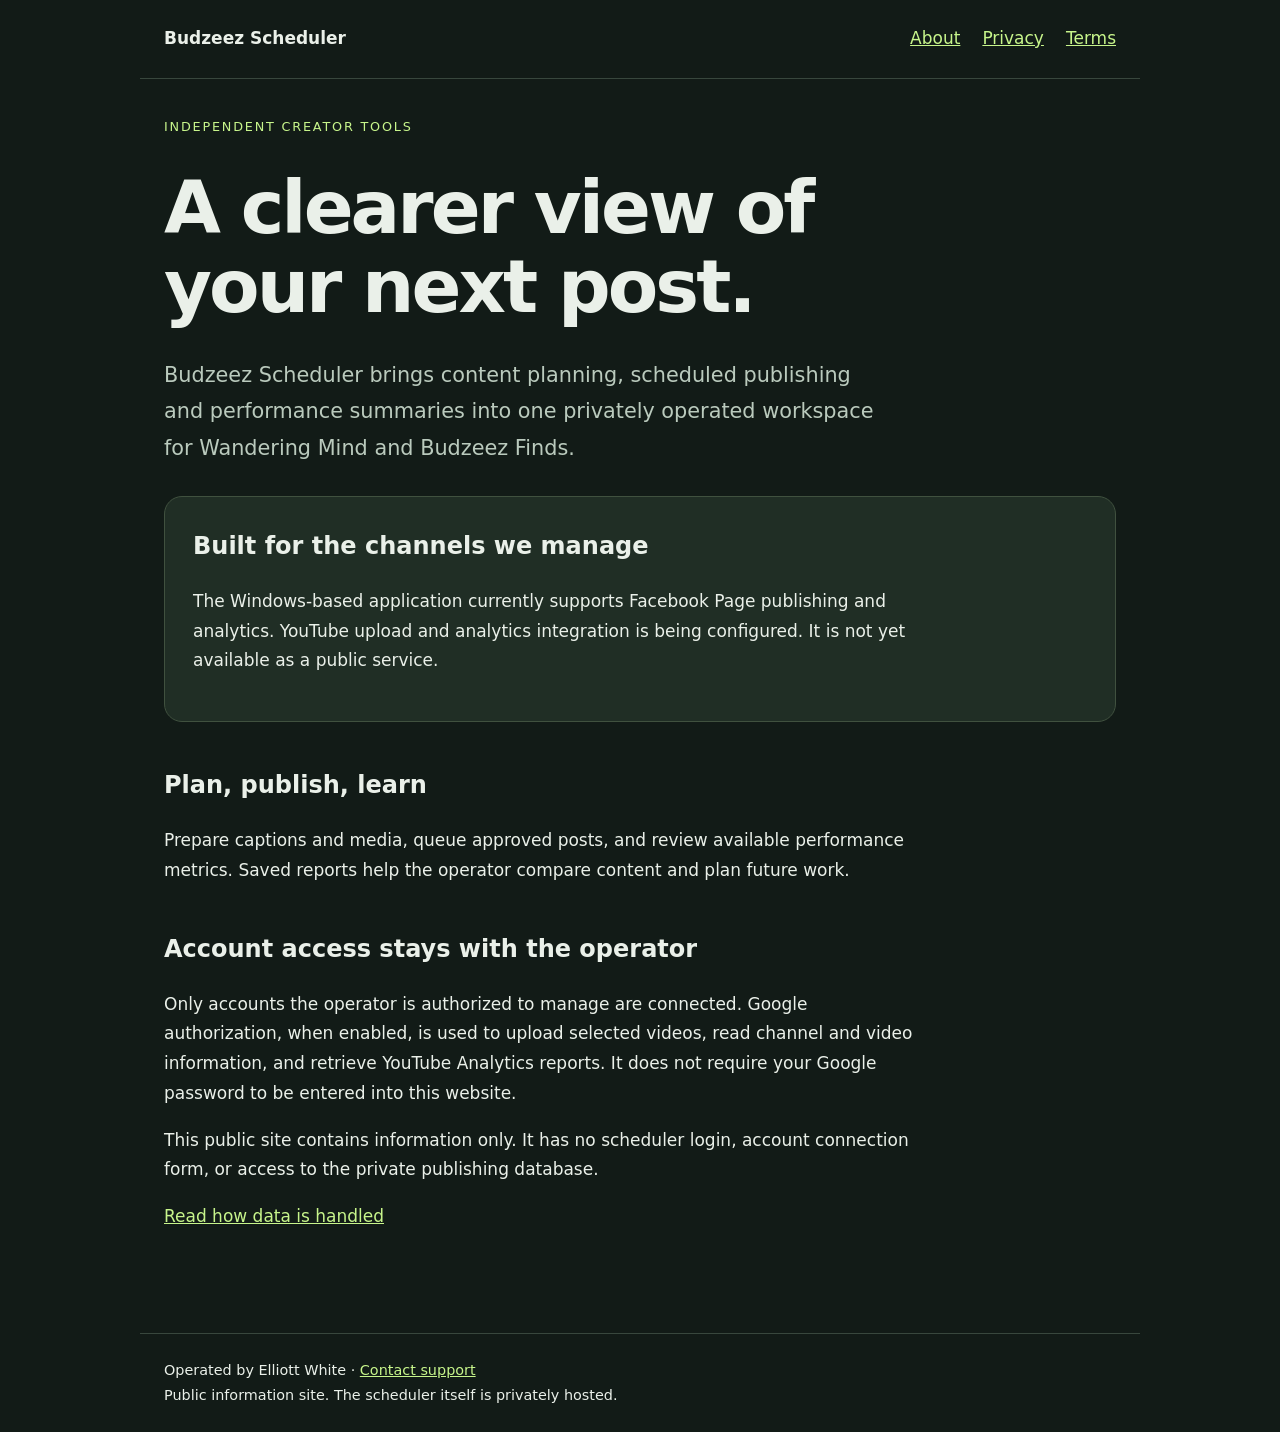
<file: index.html>
<!doctype html><html lang="en"><head><meta charset="utf-8"><meta name="viewport" content="width=device-width,initial-scale=1"><meta name="description" content="Budzeez Scheduler: privately operated content planning, publishing and analytics. Public application information and privacy policy."><title>Content, on your schedule | Budzeez Scheduler</title><link rel="stylesheet" href="/style.css"></head><body><header><strong>Budzeez Scheduler</strong><nav aria-label="Main navigation"><a href="/">About</a><a href="/privacy.html">Privacy</a><a href="/terms.html">Terms</a></nav></header><main><p class="eyebrow">Independent creator tools</p><h1>A clearer view of<br>your next post.</h1><p class="lead">Budzeez Scheduler brings content planning, scheduled publishing and performance summaries into one privately operated workspace for Wandering Mind and Budzeez Finds.</p><div class="panel"><h2 style="margin-top:0">Built for the channels we manage</h2><p>The Windows-based application currently supports Facebook Page publishing and analytics. YouTube upload and analytics integration is being configured. It is not yet available as a public service.</p></div><h2>Plan, publish, learn</h2><p>Prepare captions and media, queue approved posts, and review available performance metrics. Saved reports help the operator compare content and plan future work.</p><h2>Account access stays with the operator</h2><p>Only accounts the operator is authorized to manage are connected. Google authorization, when enabled, is used to upload selected videos, read channel and video information, and retrieve YouTube Analytics reports. It does not require your Google password to be entered into this website.</p><p>This public site contains information only. It has no scheduler login, account connection form, or access to the private publishing database.</p><p><a href="/privacy.html">Read how data is handled</a></p></main><footer>Operated by Elliott White · <a href="mailto:bizzze96@gmail.com">Contact support</a><br>Public information site. The scheduler itself is privately hosted.</footer></body></html>
</file>
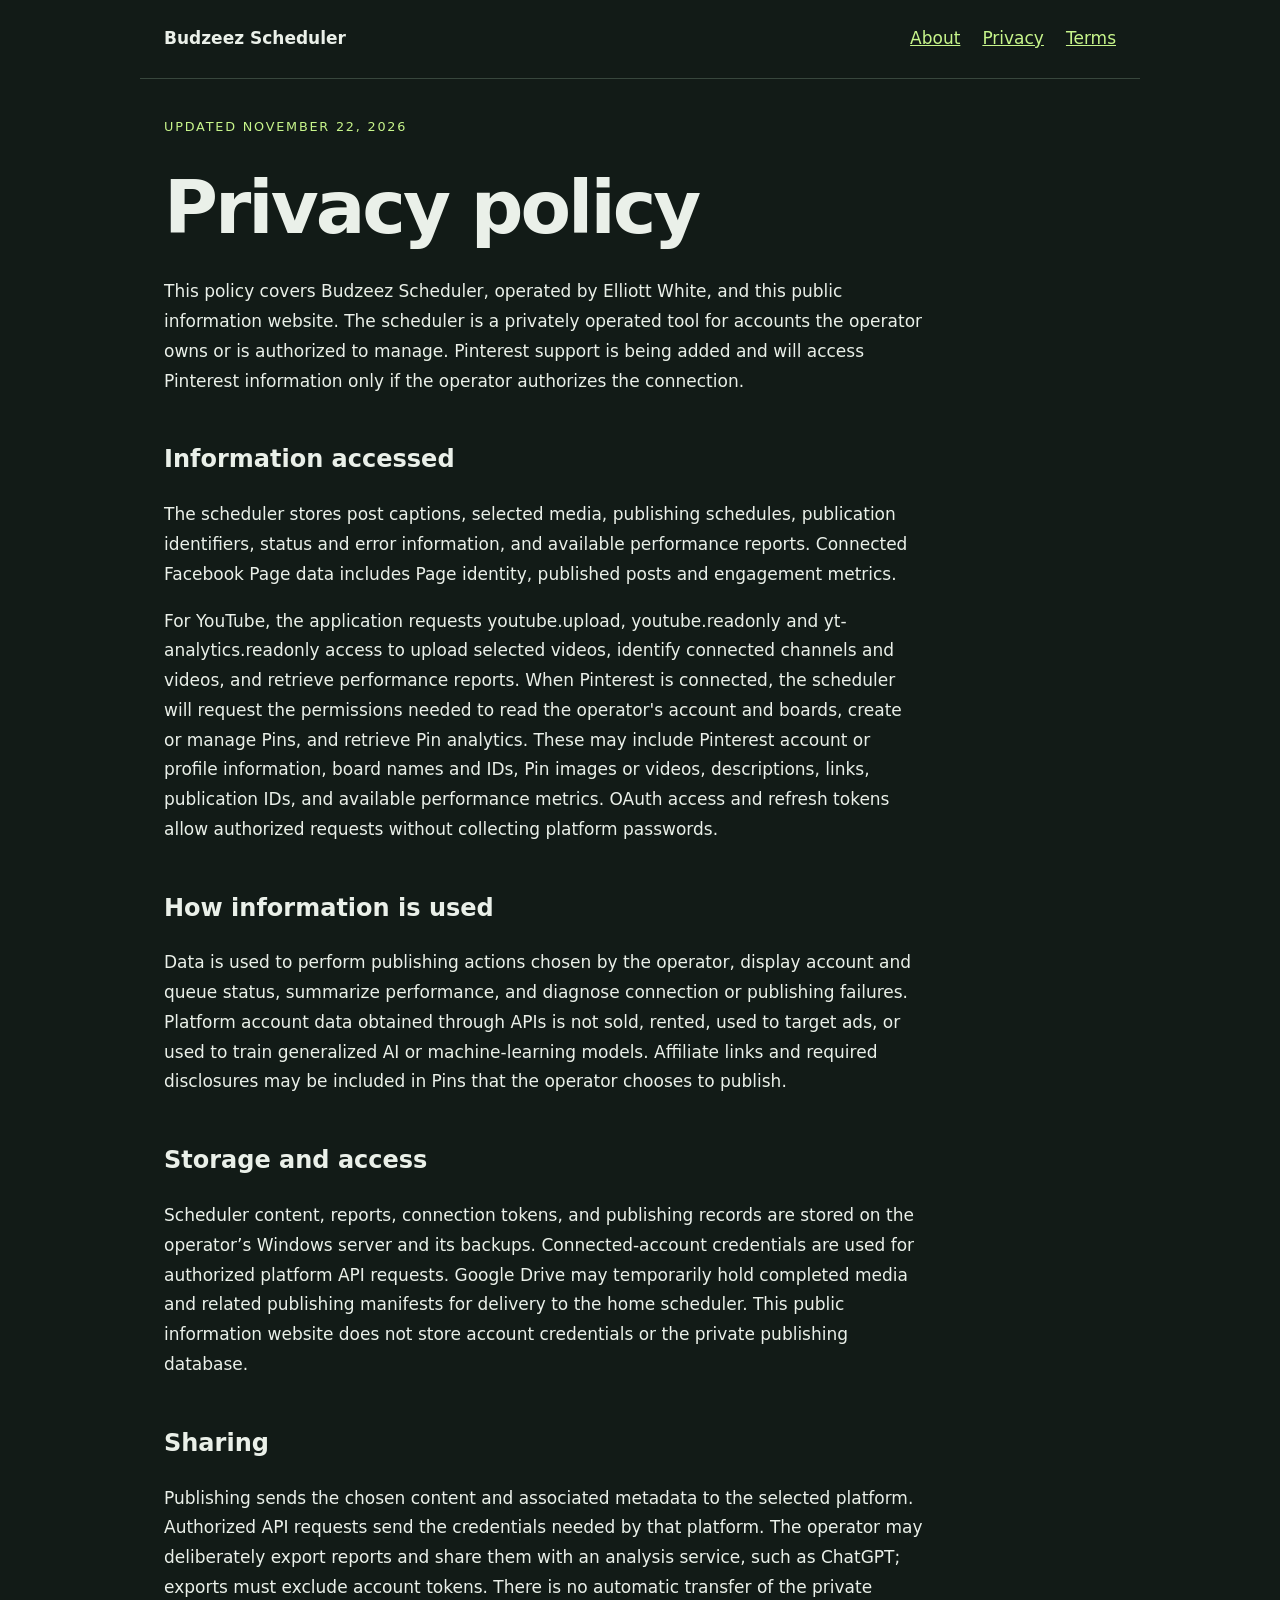
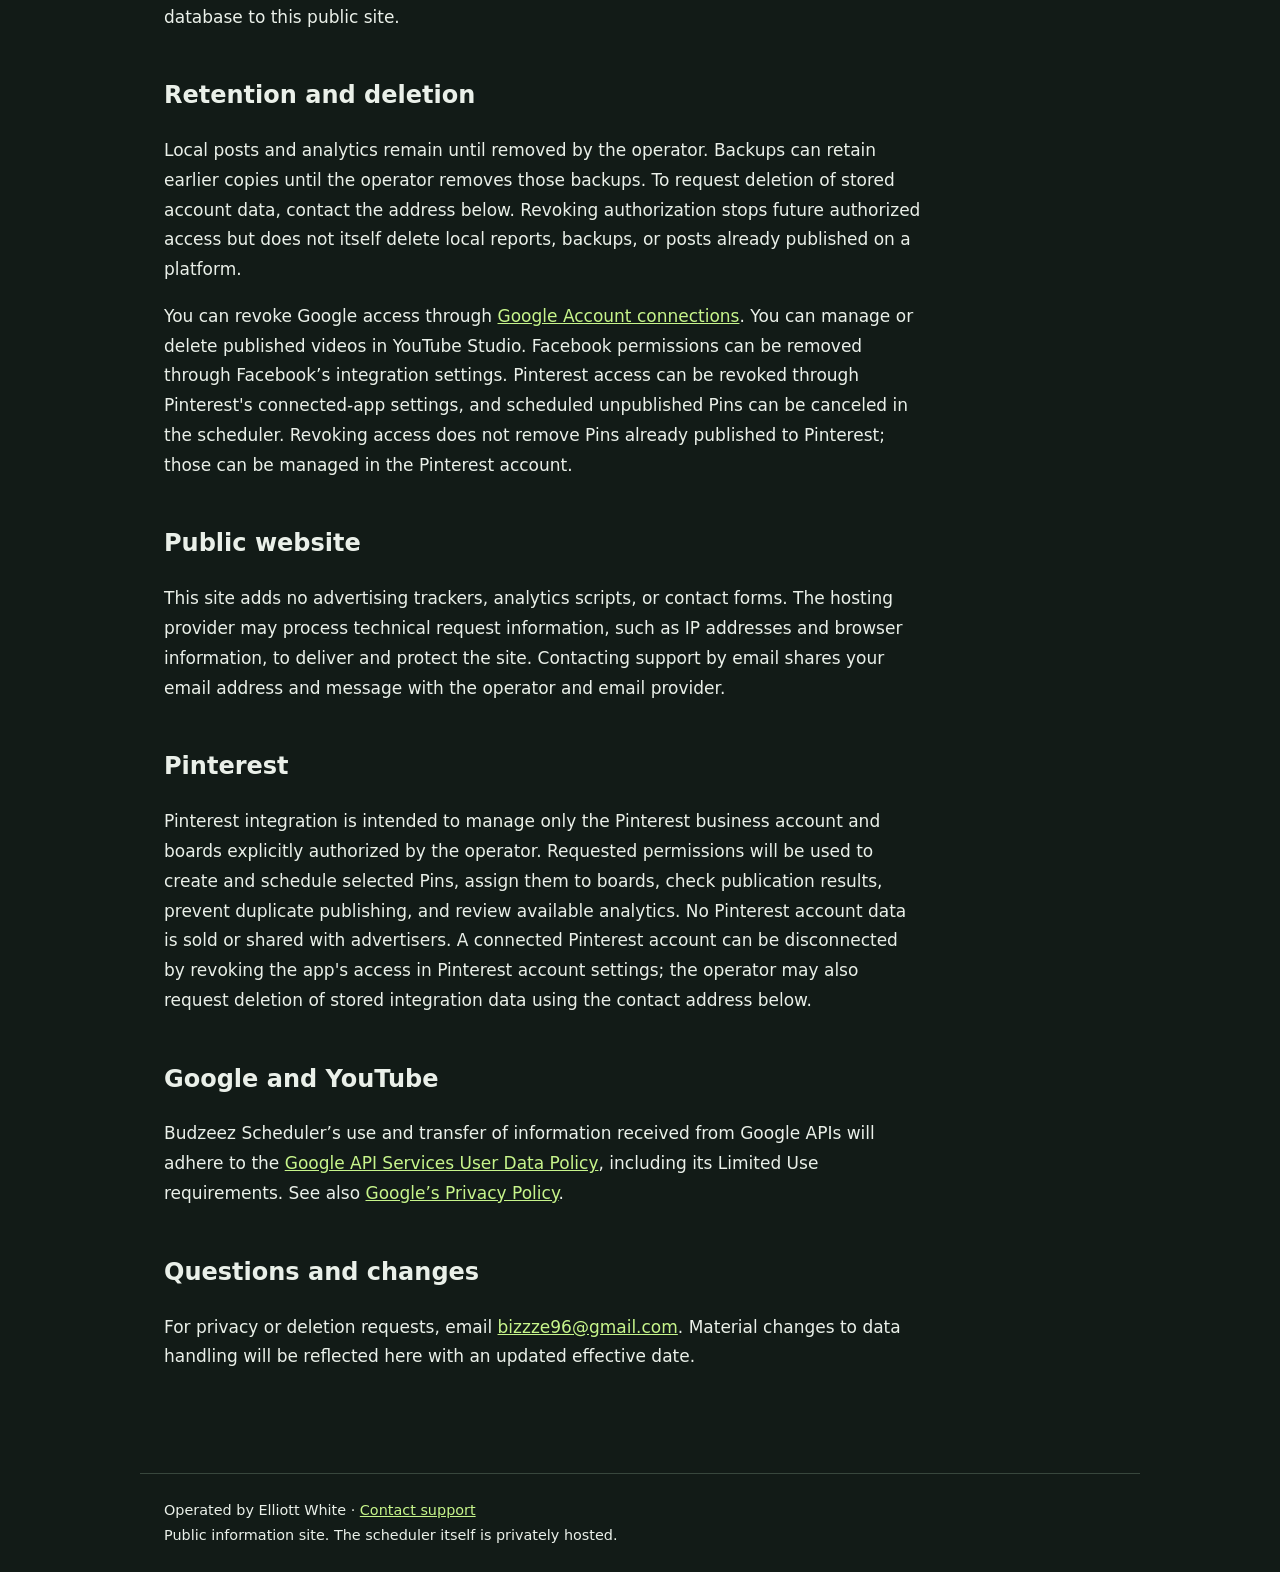
<file: privacy.html>
<!doctype html><html lang="en"><head><meta charset="utf-8"><meta name="viewport" content="width=device-width,initial-scale=1"><meta name="description" content="Budzeez Scheduler: privately operated content planning, publishing and analytics. Public application information and privacy policy."><title>Privacy policy | Budzeez Scheduler</title><link rel="stylesheet" href="/style.css"></head><body><header><strong>Budzeez Scheduler</strong><nav aria-label="Main navigation"><a href="/">About</a><a href="/privacy.html">Privacy</a><a href="/terms.html">Terms</a></nav></header><main><p class="eyebrow">Updated November 22, 2026</p><h1>Privacy policy</h1><p>This policy covers Budzeez Scheduler, operated by Elliott White, and this public information website. The scheduler is a privately operated tool for accounts the operator owns or is authorized to manage. Pinterest support is being added and will access Pinterest information only if the operator authorizes the connection.</p><h2>Information accessed</h2><p>The scheduler stores post captions, selected media, publishing schedules, publication identifiers, status and error information, and available performance reports. Connected Facebook Page data includes Page identity, published posts and engagement metrics.</p><p>For YouTube, the application requests youtube.upload, youtube.readonly and yt-analytics.readonly access to upload selected videos, identify connected channels and videos, and retrieve performance reports. When Pinterest is connected, the scheduler will request the permissions needed to read the operator's account and boards, create or manage Pins, and retrieve Pin analytics. These may include Pinterest account or profile information, board names and IDs, Pin images or videos, descriptions, links, publication IDs, and available performance metrics. OAuth access and refresh tokens allow authorized requests without collecting platform passwords.</p><h2>How information is used</h2><p>Data is used to perform publishing actions chosen by the operator, display account and queue status, summarize performance, and diagnose connection or publishing failures. Platform account data obtained through APIs is not sold, rented, used to target ads, or used to train generalized AI or machine-learning models. Affiliate links and required disclosures may be included in Pins that the operator chooses to publish.</p><h2>Storage and access</h2><p>Scheduler content, reports, connection tokens, and publishing records are stored on the operator’s Windows server and its backups. Connected-account credentials are used for authorized platform API requests. Google Drive may temporarily hold completed media and related publishing manifests for delivery to the home scheduler. This public information website does not store account credentials or the private publishing database.</p><h2>Sharing</h2><p>Publishing sends the chosen content and associated metadata to the selected platform. Authorized API requests send the credentials needed by that platform. The operator may deliberately export reports and share them with an analysis service, such as ChatGPT; exports must exclude account tokens. There is no automatic transfer of the private database to this public site.</p><h2>Retention and deletion</h2><p>Local posts and analytics remain until removed by the operator. Backups can retain earlier copies until the operator removes those backups. To request deletion of stored account data, contact the address below. Revoking authorization stops future authorized access but does not itself delete local reports, backups, or posts already published on a platform.</p><p>You can revoke Google access through <a href="https://myaccount.google.com/connections">Google Account connections</a>. You can manage or delete published videos in YouTube Studio. Facebook permissions can be removed through Facebook’s integration settings. Pinterest access can be revoked through Pinterest's connected-app settings, and scheduled unpublished Pins can be canceled in the scheduler. Revoking access does not remove Pins already published to Pinterest; those can be managed in the Pinterest account.</p><h2>Public website</h2><p>This site adds no advertising trackers, analytics scripts, or contact forms. The hosting provider may process technical request information, such as IP addresses and browser information, to deliver and protect the site. Contacting support by email shares your email address and message with the operator and email provider.</p><h2>Pinterest</h2><p>Pinterest integration is intended to manage only the Pinterest business account and boards explicitly authorized by the operator. Requested permissions will be used to create and schedule selected Pins, assign them to boards, check publication results, prevent duplicate publishing, and review available analytics. No Pinterest account data is sold or shared with advertisers. A connected Pinterest account can be disconnected by revoking the app's access in Pinterest account settings; the operator may also request deletion of stored integration data using the contact address below.</p><h2>Google and YouTube</h2><p>Budzeez Scheduler’s use and transfer of information received from Google APIs will adhere to the <a href="https://developers.google.com/terms/api-services-user-data-policy">Google API Services User Data Policy</a>, including its Limited Use requirements. See also <a href="https://policies.google.com/privacy">Google’s Privacy Policy</a>.</p><h2>Questions and changes</h2><p>For privacy or deletion requests, email <a href="mailto:bizzze96@gmail.com">bizzze96@gmail.com</a>. Material changes to data handling will be reflected here with an updated effective date.</p></main><footer>Operated by Elliott White · <a href="mailto:bizzze96@gmail.com">Contact support</a><br>Public information site. The scheduler itself is privately hosted.</footer></body></html>
</file>
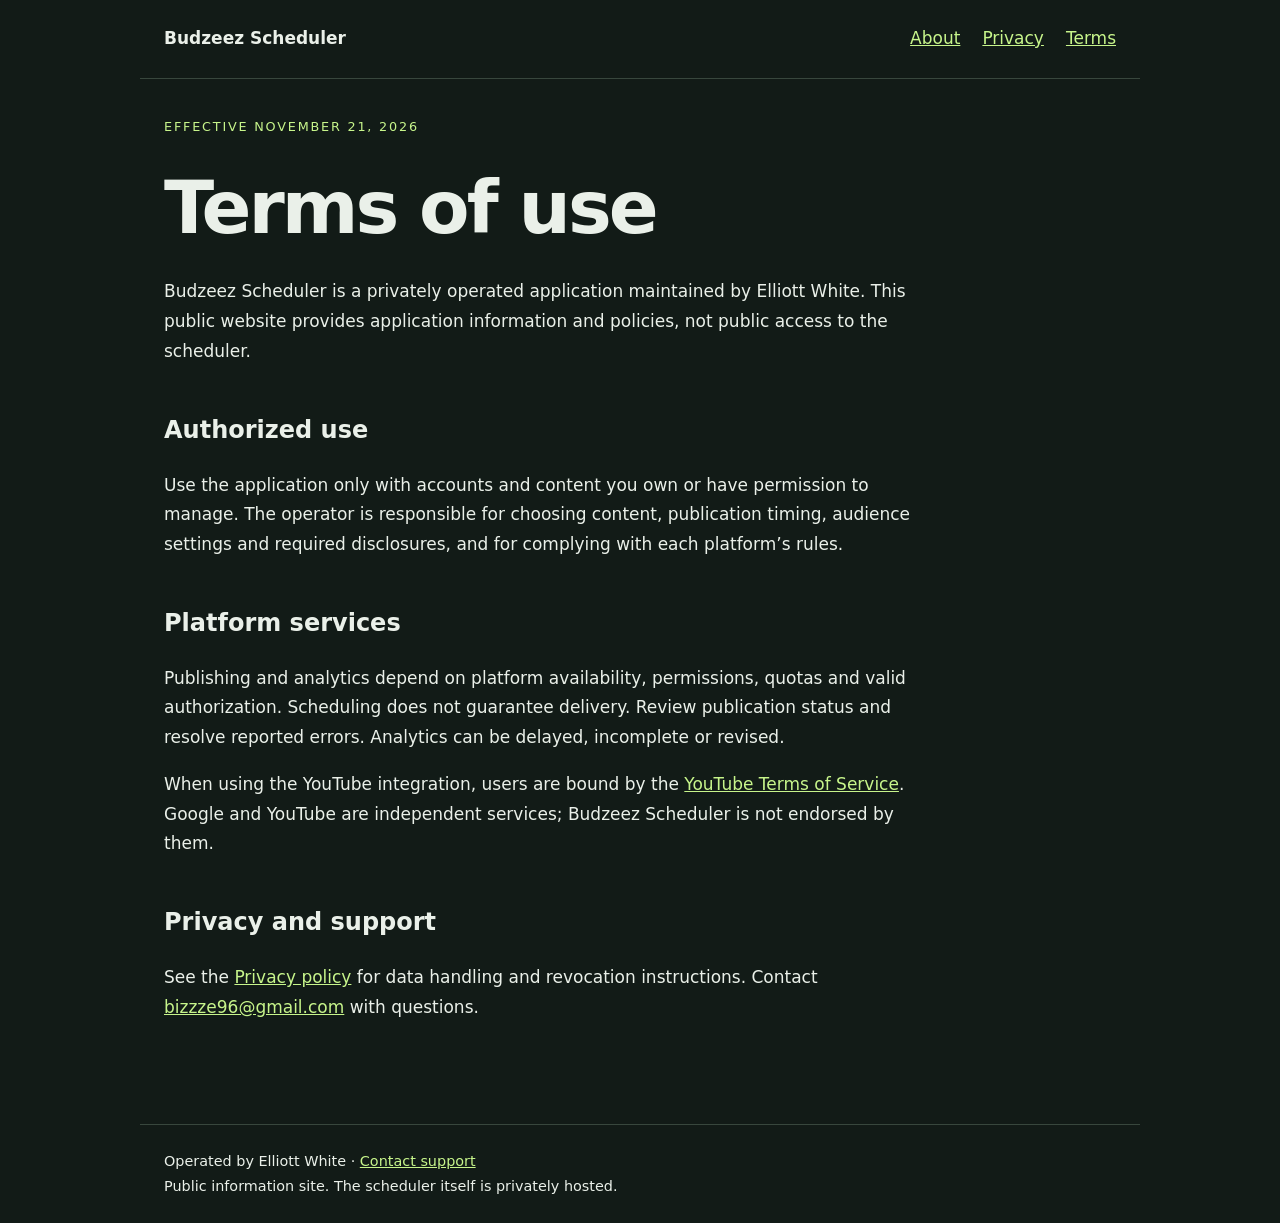
<file: terms.html>
<!doctype html><html lang="en"><head><meta charset="utf-8"><meta name="viewport" content="width=device-width,initial-scale=1"><meta name="description" content="Budzeez Scheduler: privately operated content planning, publishing and analytics. Public application information and privacy policy."><title>Terms of use | Budzeez Scheduler</title><link rel="stylesheet" href="/style.css"></head><body><header><strong>Budzeez Scheduler</strong><nav aria-label="Main navigation"><a href="/">About</a><a href="/privacy.html">Privacy</a><a href="/terms.html">Terms</a></nav></header><main><p class="eyebrow">Effective November 21, 2026</p><h1>Terms of use</h1><p>Budzeez Scheduler is a privately operated application maintained by Elliott White. This public website provides application information and policies, not public access to the scheduler.</p><h2>Authorized use</h2><p>Use the application only with accounts and content you own or have permission to manage. The operator is responsible for choosing content, publication timing, audience settings and required disclosures, and for complying with each platform’s rules.</p><h2>Platform services</h2><p>Publishing and analytics depend on platform availability, permissions, quotas and valid authorization. Scheduling does not guarantee delivery. Review publication status and resolve reported errors. Analytics can be delayed, incomplete or revised.</p><p>When using the YouTube integration, users are bound by the <a href="https://www.youtube.com/t/terms">YouTube Terms of Service</a>. Google and YouTube are independent services; Budzeez Scheduler is not endorsed by them.</p><h2>Privacy and support</h2><p>See the <a href="/privacy.html">Privacy policy</a> for data handling and revocation instructions. Contact <a href="mailto:bizzze96@gmail.com">bizzze96@gmail.com</a> with questions.</p></main><footer>Operated by Elliott White · <a href="mailto:bizzze96@gmail.com">Contact support</a><br>Public information site. The scheduler itself is privately hosted.</footer></body></html>
</file>
<file: style.css>
*{box-sizing:border-box}body{margin:0;background:#121b17;color:#eaf0e9;font:17px/1.75 system-ui,sans-serif}a{color:#c7f58b}header,main,footer{max-width:1000px;margin:auto;padding:24px}header{display:flex;justify-content:space-between;gap:20px;border-bottom:1px solid #38473d}nav{display:flex;gap:22px;flex-wrap:wrap}h1{font-size:clamp(2.4rem,6vw,4.6rem);line-height:1.08;letter-spacing:-.04em;margin:30px 0}h2{font-size:1.5rem;margin-top:42px}p,li{max-width:760px}.eyebrow{color:#c7f58b;text-transform:uppercase;letter-spacing:.14em;font-size:.8rem}.lead{font-size:1.3rem;color:#bacabd;max-width:720px}.panel{padding:28px;background:#202e25;border:1px solid #40513f;border-radius:18px;margin:30px 0}.label{font-size:.85rem;color:#bacabd}footer{border-top:1px solid #38473d;margin-top:60px;font-size:.9rem}a:focus-visible{outline:3px solid #c7f58b;outline-offset:5px}@media(max-width:600px){header{display:block}nav{margin-top:12px}main{padding:20px}}
</file>
